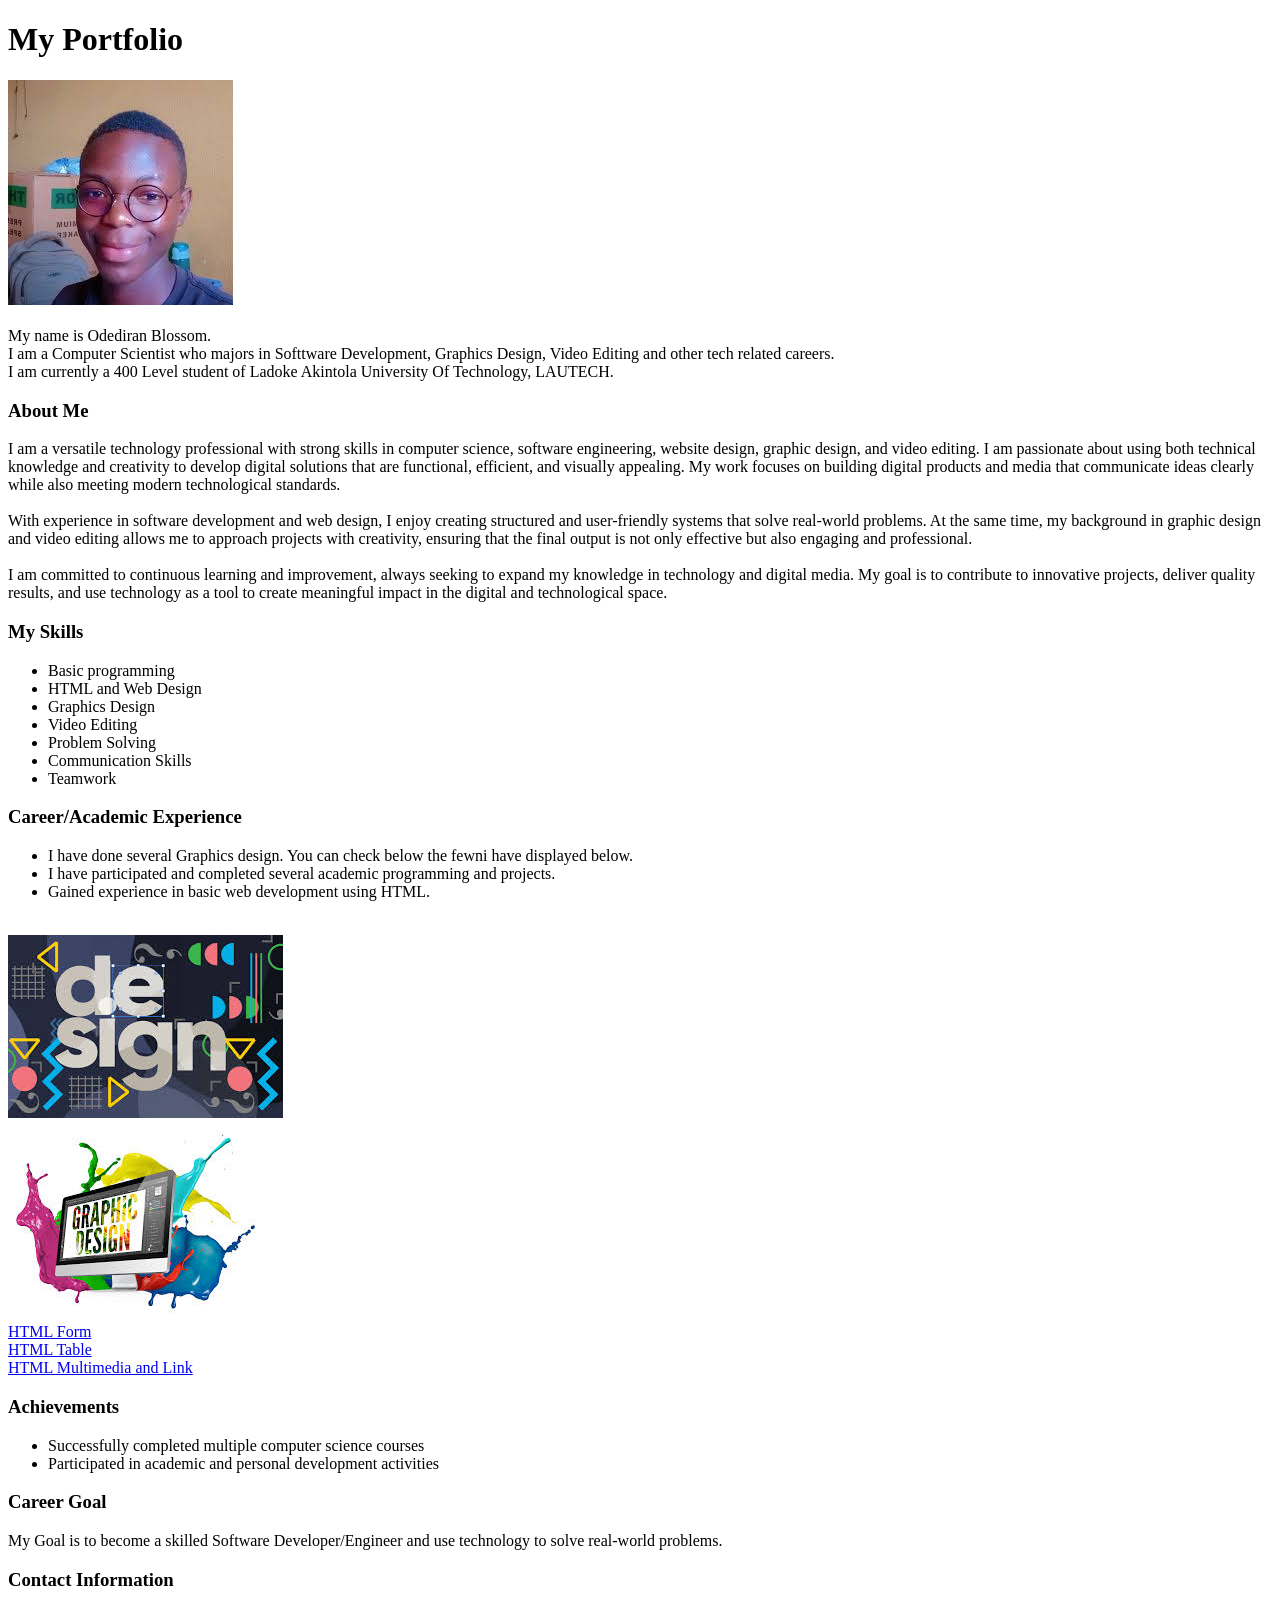
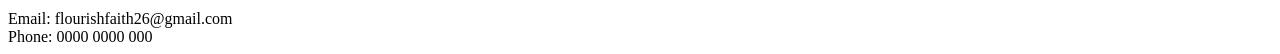
<file: index.html>
<!DOCTYPE html>
<html lang="en">
<head>
    <meta charset="UTF-8">
    <meta name="viewport" content="width=device-width, initial-scale=1.0">
    <title>Document</title>
</head>
<body> 
    <h1>My Portfolio</h1>
    <img src="./images/My PROfile.jfif" alt=""> <br><br>
</body>My name is Odediran Blossom. <br> I am a Computer Scientist who majors in Softtware Development, Graphics Design, Video Editing and other tech related careers. <br>
    I am currently a 400 Level student of Ladoke Akintola University Of Technology, LAUTECH. <br>
        <h3>About Me</h3>
       I am a versatile technology professional with strong skills in computer science, software engineering, 
       website design, graphic design, and video editing. I am passionate about using both technical knowledge 
       and creativity to develop digital solutions that are functional, efficient, and visually appealing. 
       My work focuses on building digital products and media that communicate ideas clearly while also meeting modern 
       technological standards. <br> <br>
       With experience in software development and web design, I enjoy creating structured and user-friendly systems that 
       solve real-world problems. At the same time, my background in graphic design and video editing allows me to approach 
       projects with creativity, ensuring that the final output is not only effective but also engaging and professional. <br> <br> 
      I am committed to continuous learning and improvement, always seeking to expand my knowledge in technology and digital media. 
      My goal is to contribute to innovative projects, deliver quality results, and use technology as a tool to create meaningful impact 
      in the digital and technological space. 
      <h3>My Skills</h3>
      <ul>
        <li>Basic programming</li>
        <li>HTML and Web Design</li>
        <li>Graphics Design</li>
        <li>Video Editing</li>
        <li>Problem Solving</li>
        <li>Communication Skills</li>
        <li>Teamwork</li>
        </ul>
        <h3>Career/Academic Experience</h3>
        <ul>
            <li>I have done several Graphics design. You can check below the fewni have displayed below. <br>
            </li> 
            <li>I have participated and completed several academic programming and projects. <br>
            </li>
            <li>Gained experience in basic web development using HTML.</li> <br>
      </ul>
    <img src="./images/pic 1.jfif" alt=""> <br>
      <img src="./images/pic 2.jfif" alt=""> <br>
                <a href="../html form/form.ass.html">HTML Form</a> <br>
                <a href="../html table/table.ass.html">HTML Table</a> <br>
                <a href="../html multimedia and Link/signin.html">HTML Multimedia and Link</a>          
      <h3>Achievements</h3>
      <ul>
        <li>Successfully completed multiple computer science courses </li>
        <li>Participated in academic and personal development activities</li>
      </ul>
      <h3>Career Goal</h3>
      My Goal is to become a skilled Software Developer/Engineer and use technology to solve real-world problems.
      <h3>Contact Information</h3>
      Email: flourishfaith26@gmail.com <br>
      Phone: 0000 0000 000
    </body>
    
</body>
</html>
</file>
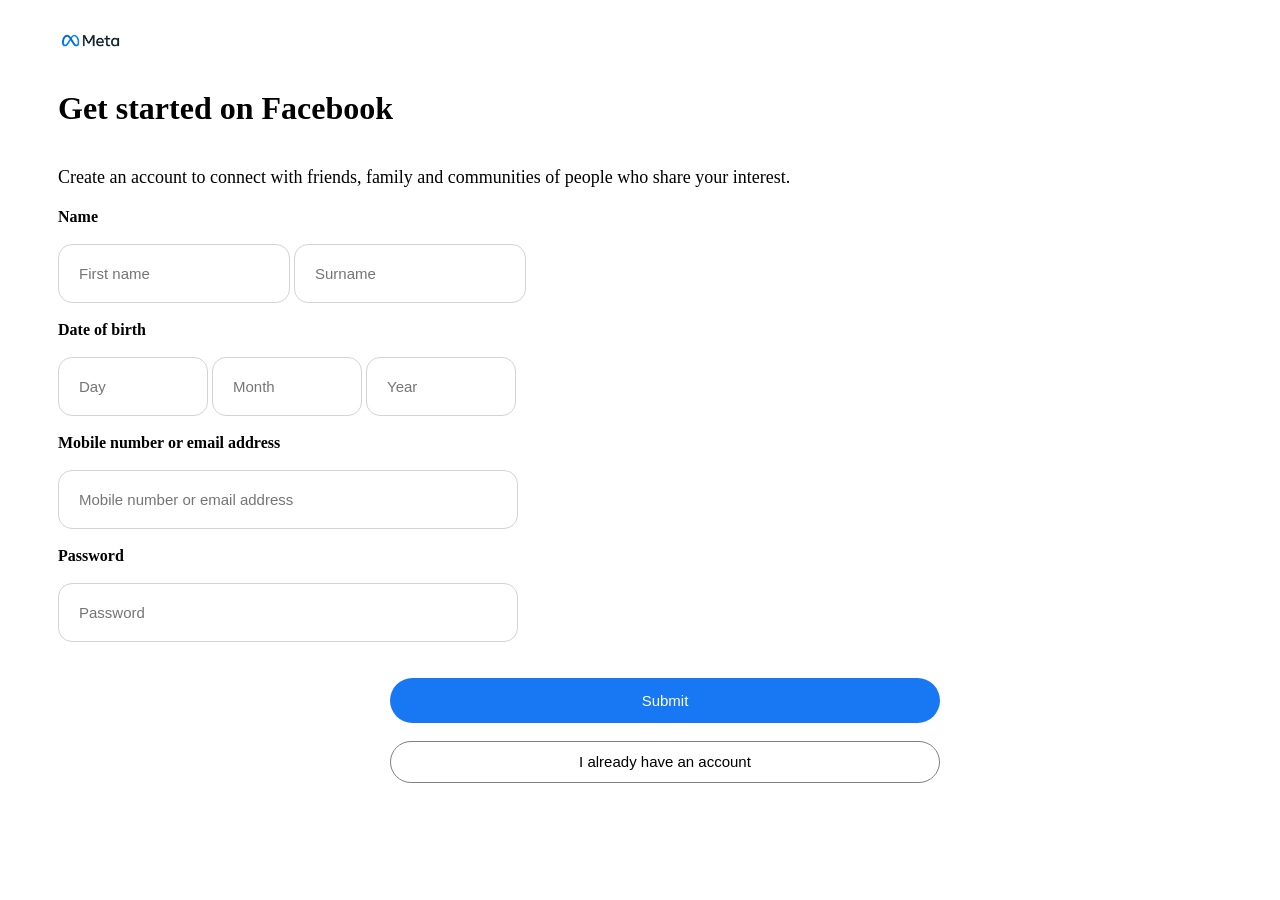
<file: createnewaccount.html>
<!DOCTYPE html>
<html lang="en">
<head>
    <meta charset="UTF-8">
    <meta name="viewport" content="width=device-width, initial-scale=1.0">
    <title>Document</title>
    <link rel="stylesheet" href="style.css">
</head>
<body>
    <form action="" class="create-form">
    <img src="./images/meta icon 2.png" alt="" class="img-but">
    <h1 class="get-started">Get started on Facebook</h1>
    <h3 class="body-create">Create an account to connect with friends, family and communities of people who share your interest.</h3>
    <label for="" class="bodyhead">Name</label> <br> <br>
    <input type="text" placeholder="First name" class="fillin-box">
    <input type="text" placeholder="Surname" class="fillin-box"> <br> <br>
    <label for="" class="bodyhead">Date of birth</label> <br> <br>
    <input type="text" placeholder="Day" class="datefillin-box">
    <input type="text" placeholder="Month"class="datefillin-box">
    <input type="text" placeholder="Year" class="datefillin-box"> <br> <br>
    <label for="" class="bodyhead">Mobile number or email address</label> <br> <br>
    <input type="text" placeholder="Mobile number or email address" class="emailfillin-box"> <br> <br>
    <label for="" class="bodyhead">Password</label> <br> <br>
    <input type="password" placeholder="Password" class="password"> <br> <br> <br>
<center><button type="submit" class="submit"><a href="./signin.html" class="submit-link">Submit</a></button></center> <br>
<center><button type="submit" class="haveacc"><a href="./signin.html" class="haveacc-link">I already have an account</a></button></center>
</form>
</body>
</html>
</file>
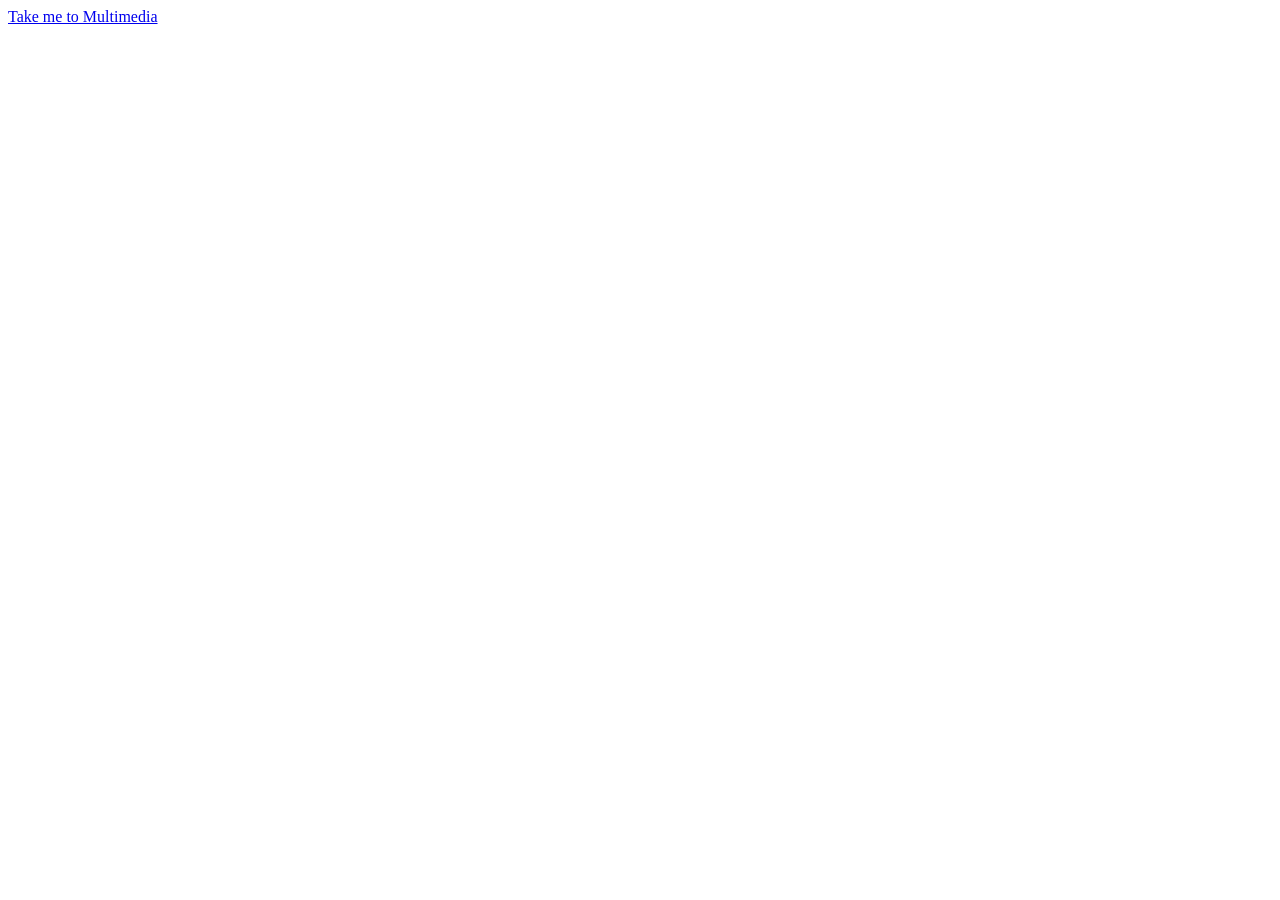
<file: link.html>
<!DOCTYPE html>
<html lang="en">
<head>
    <meta charset="UTF-8">
    <meta name="viewport" content="width=device-width, initial-scale=1.0">
    <title>Document</title>
</head>
<body>
    <!-- Link is a bridge or connection between where you are and where you are going to  -->
     <a href="https://youtube.com" target="_blank">Take me to Multimedia</a>
</body>
</html>
</file>
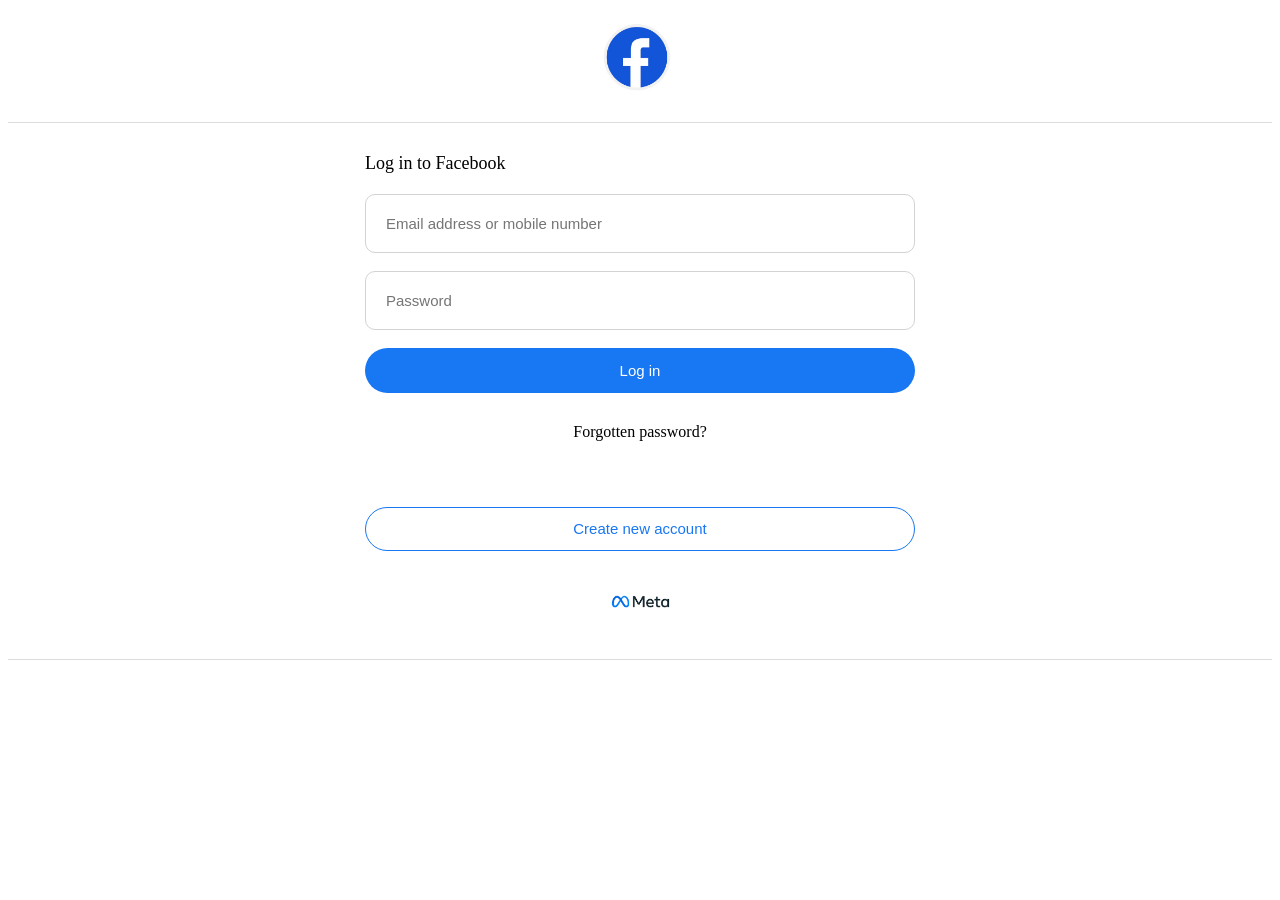
<file: signin.html>
<!DOCTYPE html>
<html lang="en">
<head>
    <meta charset="UTF-8">
    <meta name="viewport" content="width=device-width, initial-scale=1.0">
    <title>Document</title>
    <link rel="stylesheet" href="style.css">
</head> <center>
    <img src="./images/facebook logo.avif" alt=""> <br>
    <hr class="divider">
<body>
    <form action="" class="login-form">
    <p class="header">Log in to Facebook</p>
    <input type="text" placeholder="Email address or mobile number" class="login-input"> <br> 
    <input type="password" placeholder="Password" class="login-input"> <br> 
    <button type="submit" class="login-button"> <a href="./createnewaccount.html" class="login-link">Log in</a></button> <br> 
    <button class="forgotten-password ">Forgotten password?</button> <br> <br> <br> 
        <button type="submit" class="create-button"> <a href="./createnewaccount.html" class="create-link">Create new account</a></button>
    </button> <br>
    <center><img src="./images/meta icon 2.png" alt="" class="img-but"> </center> <br>
</center>
 <hr class="divider-div">
    </form>
</body>
</html>
</file>
<file: style.css>
.header{
    font-family: 'Segoe UI' ;
    width: 100%;
    padding: 20px 0 20px 0;
    box-sizing: border-box;
}
.header {
    margin: 0;
    font-size: large;
    font-weight: 500;
    text-align: left;
    padding-left: 0px;
}
img{
    width: 100px;
    height: auto;
}
.divider{
    border: none;
    border-top: 1px solid #ddd;
    margin: 10px 0;
}
.login-form{
    width: 550px;
    margin: 0 auto;
    display: flex;
    flex-direction: column;
}
.login-input{
    padding: 20px;
    margin-bottom: auto;
    font-size: 15px;
    font-weight: 500;
    border: 1px solid lightgray;
    border-radius: 10px;
    box-sizing: border-box;
}
.login-input:hover{
    border-color: grey;
}
.login-button{
    padding: 14px;
    background-color: #1877f2;
    color: white ;
    border: none;
    border-radius: 25px;
    cursor: pointer;
}
.login-button:hover{
    background-color: #166fe5;
}
.forgotten-password{
    background-color: white;
    color: black;
    font-family: 'Segoe UI';
    font-weight: 500;
    font-size: medium;
    width: 550px;
    padding: 12px;
    border: 0px solid transparent;
    border-radius: 25px;
    transition: o.3s;
    cursor: pointer;
    box-sizing: border-box;
}
.forgotten-password:hover{
border-color: #ddd;
background-color: #f0f2f5;
}
.login-link{
    color: white;
    font-size: 15px;
    text-decoration: none;
}
.create-link{ 
    color: #1877f2;
    font-size: 15px;
    text-decoration: none;
}
.create-button{
    width: 550px;
    padding: 12px;
    background-color: white;
    color: #1877f2;
    border: 1px solid ;
    border-radius: 25px;
    font-size: medium;
    font-weight: medium;
    cursor: pointer;
    margin: 10px auto 0 auto 0;
    display: block;
    text-align: center;
    transition: 0.3s;
}
.create-button:hover{
    background-color: #e8eef4;
    border-color: #1877f2;
}
.img-but{
    width: 65px;
    height: auto;
    align-items: center;
}
.divider-div{
    border: #ddd;
    border-top: 1px solid #ddd;
    margin: 10px 0;

}
.get-started{
    font-family: 'Segoe UI' ;
    width: 100%;
    padding: 20px 0 20px 0;
    box-sizing: border-box;
    margin: 0;
    font-size: xx-large;
    font-weight: 600;
    text-align: left;
    padding-left: 0px;
}
.body-create{
    font-family: 'Segoe UI' ;
    width: 100%;
    padding: 20px 0 20px 0;
    box-sizing: border-box;
    margin: 0;
    font-size: large;
    font-weight: 400;
    text-align: left;
    padding-left: 0px;
}
.fillin-box{
    width: 100;
    padding: 20px;
    margin-bottom: auto;
    font-size: 15px;
    font-weight: 500;
    border: 1px solid lightgray;
    border-radius: 14px;
    box-sizing: border-box;
}
.fillin-box:hover{
    background-color:white;
    border-color: black;
}
.bodyhead{
    font-family: 'Segoe UI' ;
    width: 100%;
    padding: 20px 0 20px 0;
    box-sizing: border-box;
    margin: 0;
    font-size: medium;
    font-weight: bolder;
    text-align: left;
    padding-left: 0px;
}
.haveacc{
    width: 550px;
    padding: 11px;
    background-color: white;
    color: grey;
    border: 1px solid ;
    border-radius: 25px;
    font-size: medium;
    font-weight: medium;
    cursor: pointer;
    margin: 10px auto 0 auto 0;
    display: block;
    text-align: center;
    transition: 0.3s;
    text-decoration: none;

}
.haveacc:hover{
    background-color: #e8eef4;
    border-color: grey;
}
.haveacc-link{
    color: black;
    font-size: 15px;
    text-decoration: none;
}
.emailfillin-box{
    width: 460px;
    padding: 20px;
    margin-bottom: auto;
    font-size: 15px;
    font-weight: 500;
    border: 1px solid lightgray;
    border-radius: 14px;
    box-sizing: border-box;
    
}
.datefillin-box{
    width: 150px;
    padding: 20px;
    margin-bottom: auto;
    font-size: 15px;
    font-weight: 500;
    border: 1px solid lightgray;
    border-radius: 14px;
    box-sizing: border-box;
}
.password{
    width: 460px;
    padding: 20px;
    margin-bottom: auto;
    font-size: 15px;
    font-weight: 500;
    border: 1px solid lightgray;
    border-radius: 14px;
    box-sizing: border-box;
}
.create-form{
    margin: 0 auto;
    padding-left: 50px;
}
.submit{
    padding: 14px;
    background-color: #1877f2;
    color: white ;
    border: none;
    border-radius: 25px;
    cursor: pointer;
    width: 550px;
}
.submit-link{
    color: white;
    font-size: 15px;
    text-decoration: none; 
}
.submit-link:hover{
   
}
</file>
